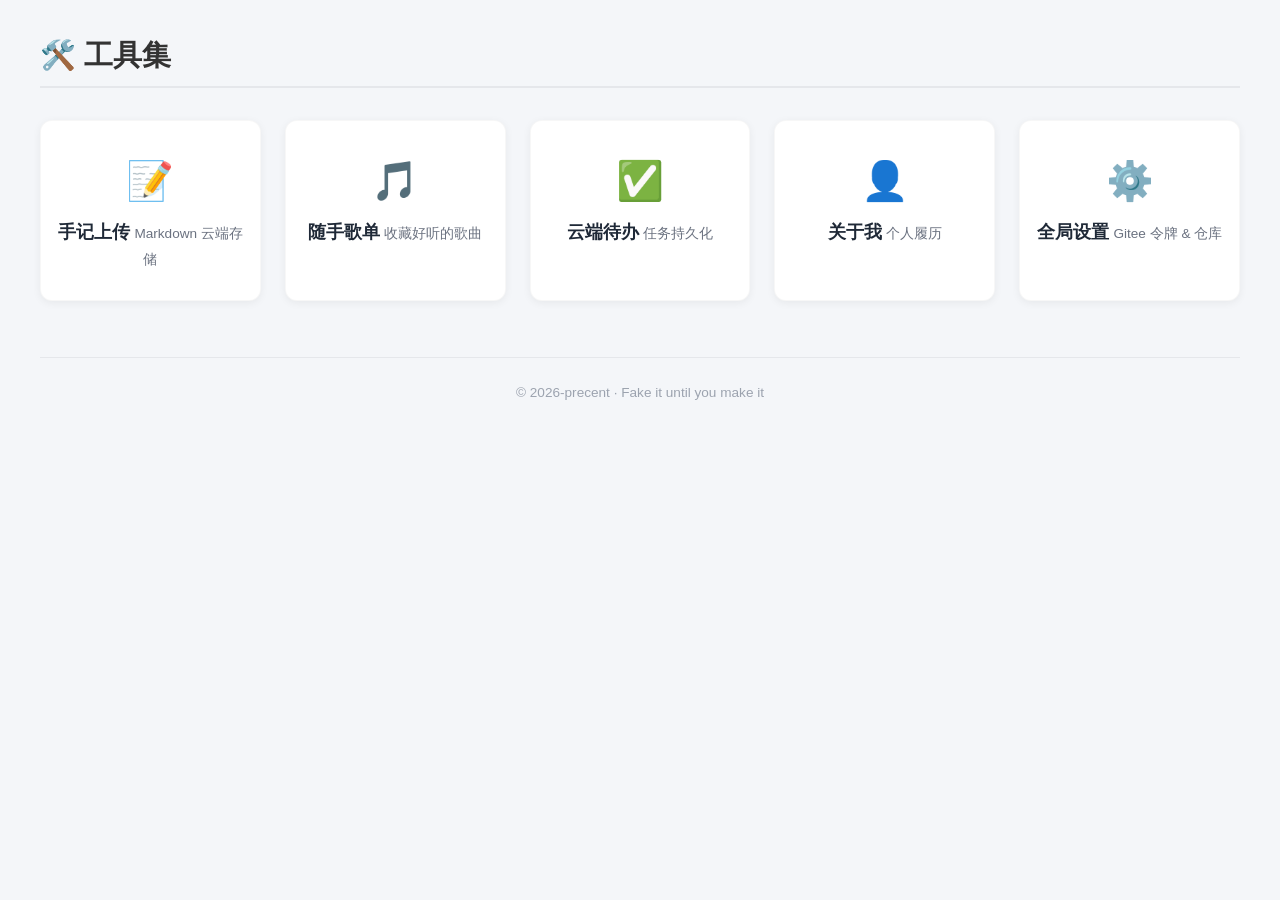
<file: index.html>
<!DOCTYPE html>
<html lang="zh-CN">
<head>
    <meta charset="UTF-8">
    <meta name="viewport" content="width=device-width, initial-scale=1.0">
    <title>个人静态工具集</title>
    <link rel="stylesheet" href="css/style.css">
</head>
<body>
<div class="container">
    <div class="page-header">
        <h1>🛠️ 工具集</h1>
    </div>

    <div class="tool-grid">
        <a href="noteUpload.html" class="tool-card">
            <span class="icon">📝</span>
            <span class="title">手记上传</span>
            <span class="desc">Markdown 云端存储</span>
        </a>
        <a href="songList.html" class="tool-card">
            <span class="icon">🎵</span>
            <span class="title">随手歌单</span>
            <span class="desc">收藏好听的歌曲</span>
        </a>
        <a href="todoList.html" class="tool-card">
            <span class="icon">✅</span>
            <span class="title">云端待办</span>
            <span class="desc">任务持久化</span>
        </a>
        <a href="about.html" class="tool-card">
            <span class="icon">👤</span>
            <span class="title">关于我</span>
            <span class="desc">个人履历</span>
        </a>
        <!-- 全局设置卡片，样式完全一致 -->
        <a href="settings.html" class="tool-card">
            <span class="icon">⚙️</span>
            <span class="title">全局设置</span>
            <span class="desc">Gitee 令牌 & 仓库</span>
        </a>
    </div>

    <div class="footer">
        <p>© 2026-precent · Fake it until you make it</p>
    </div>
</div>
</body>
</html>
</file>
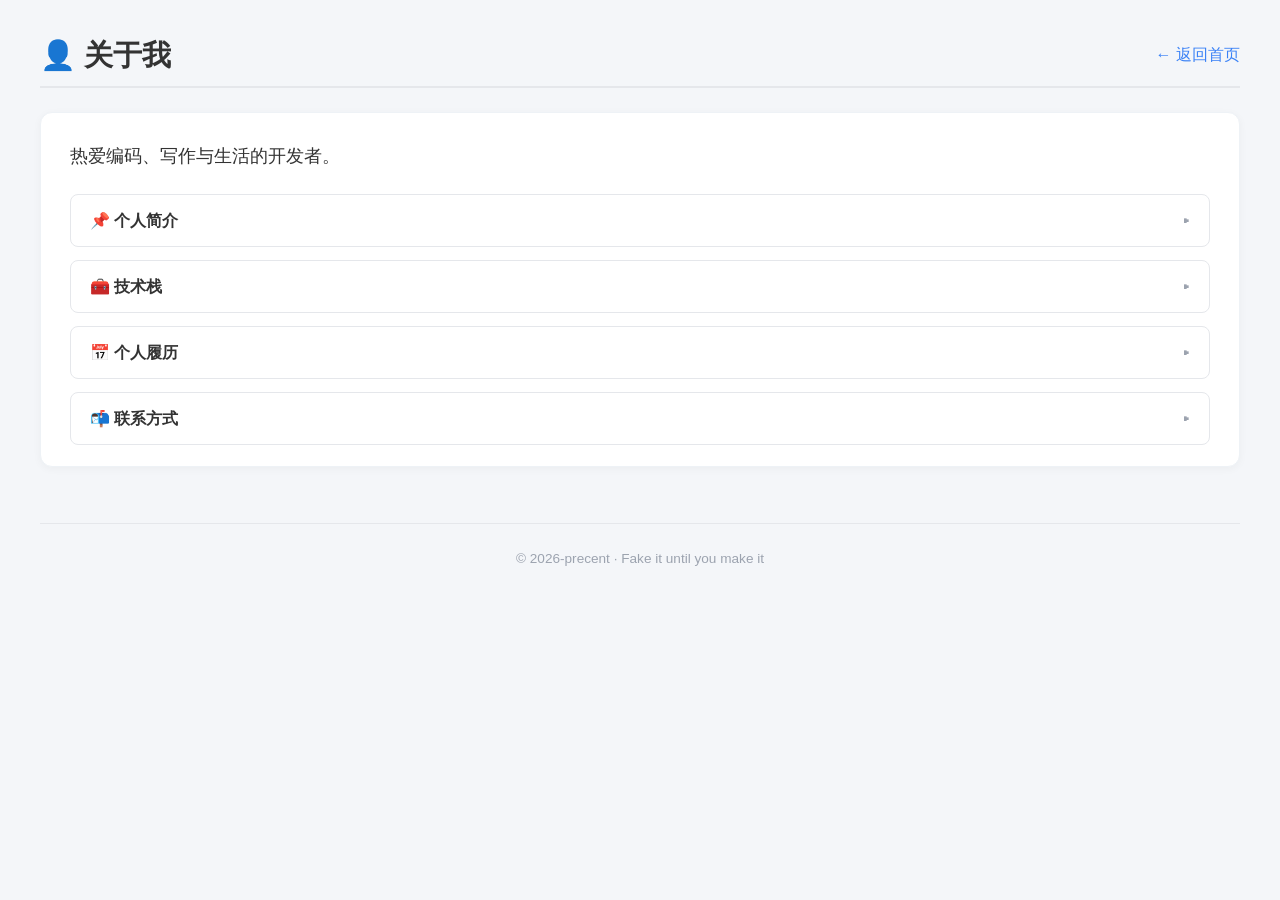
<file: about.html>
<!DOCTYPE html>
<html lang="zh-CN">
<head>
    <meta charset="UTF-8">
    <meta name="viewport" content="width=device-width, initial-scale=1.0">
    <title>关于我</title>
    <link rel="stylesheet" href="css/style.css">
</head>
<body>
<div class="container">
    <div class="page-header">
        <h1>👤 关于我</h1>
        <a href="index.html" class="back-link">← 返回首页</a>
    </div>

    <div class="panel" style="padding-bottom:0.5rem;">
        <p style="font-size:1.1rem; margin-bottom:1.5rem;">热爱编码、写作与生活的开发者。</p>

        <details>
            <summary>📌 个人简介</summary>
            <div class="content">
                <p>全栈开发者，多年互联网从业经验。热衷于开源、效率工具与知识管理。</p>
            </div>
        </details>

        <details>
            <summary>🧰 技术栈</summary>
            <div class="content">
                <ul>
                    <li>前端：JavaScript / React / Vue</li>
                    <li>后端：Java / Node.js</li>
                    <li>数据库：MySQL / ClickHouse</li>
                    <li>运维：Linux / Nginx</li>
                </ul>
            </div>
        </details>

        <details>
            <summary>📅 个人履历</summary>
            <div class="content">
                <ul>
                    <li><strong>2020.12 - 至今    </strong> · 某科技公司 技术负责人</li>
                    <li><strong>2017.06 - 2020.12</strong> · 某科技公司 高级开发工程师</li>
                </ul>
            </div>
        </details>

        <details>
            <summary>📬 联系方式</summary>
            <div class="content">
<!--                <p>GitHub: <a href="https://github.com/lishijie-me" target="_blank">lishijie-me</a></p>-->
<!--                <p>Gitee: <a href="https://gitee.com/lishijie-me" target="_blank">lishijie-me</a></p>-->
                <p>📧 邮箱: 2424782003@qq.com</p>
            </div>
        </details>
    </div>

    <div class="footer"><p>© 2026-precent · Fake it until you make it</p></div>
</div>
<script src="js/about.js"></script>
</body>
</html>
</file>
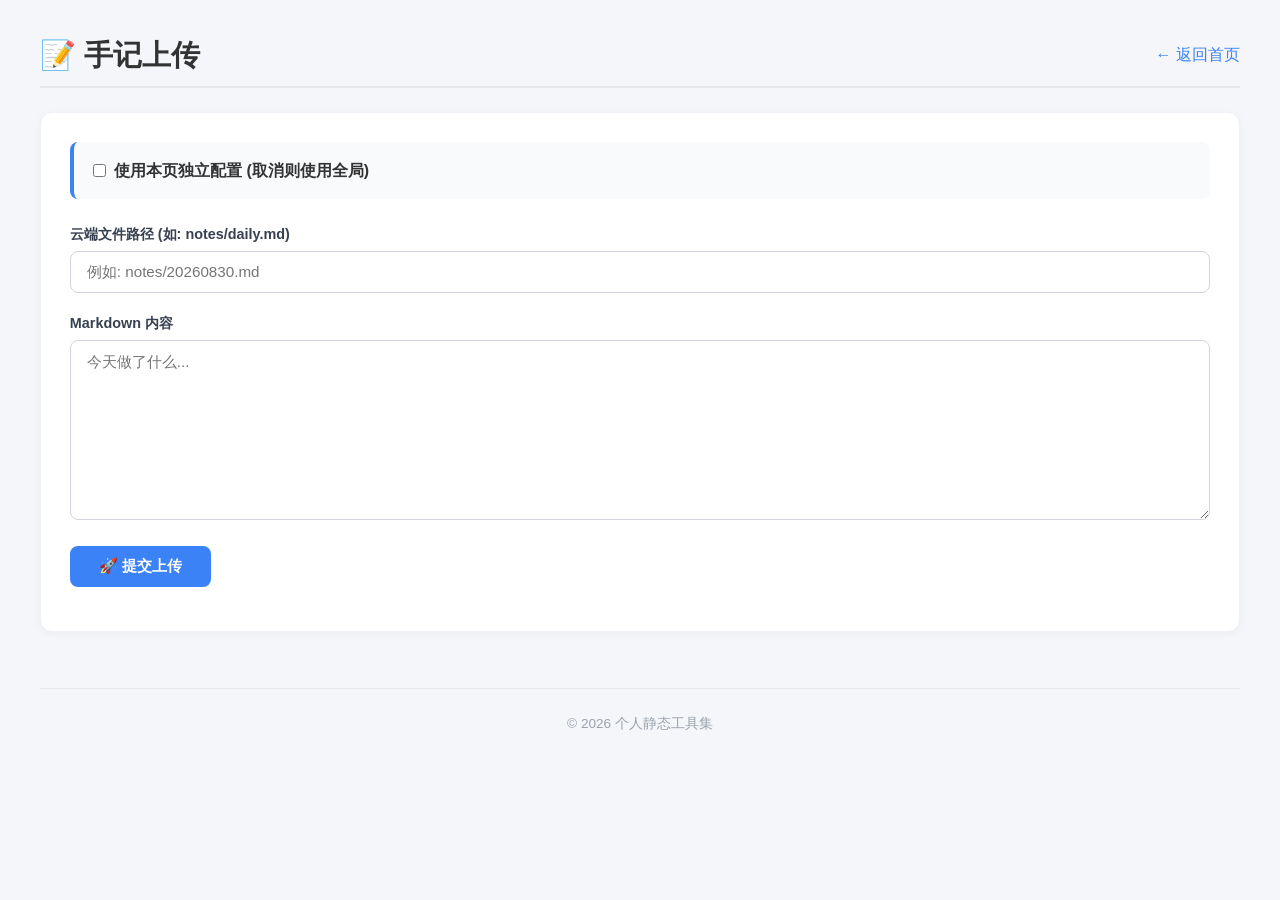
<file: noteUpload.html>
<!DOCTYPE html>
<html lang="zh-CN">
<head>
    <meta charset="UTF-8">
    <meta name="viewport" content="width=device-width, initial-scale=1.0">
    <title>手记上传</title>
    <link rel="stylesheet" href="css/style.css">
</head>
<body>
<div class="container">
    <div class="page-header">
        <h1>📝 手记上传</h1>
        <a href="index.html" class="back-link">← 返回首页</a>
    </div>

    <div class="panel">
        <!-- 双模式切换 -->
        <div class="config-toggle-area">
            <label>
                <input type="checkbox" id="useIndependentConfig"> 使用本页独立配置 (取消则使用全局)
            </label>
            <div class="independent-config" id="independentConfigArea">
                <div class="form-group">
                    <label>Token</label>
                    <input type="password" id="localToken" placeholder="独立令牌">
                </div>
                <div class="form-group">
                    <label>Owner</label>
                    <input type="text" id="localOwner" placeholder="独立所有者">
                </div>
                <div class="form-group">
                    <label>Repo</label>
                    <input type="text" id="localRepo" placeholder="独立仓库">
                </div>
            </div>
        </div>

        <div class="form-group">
            <label>云端文件路径 (如: notes/daily.md)</label>
            <input type="text" id="filePath" placeholder="例如: notes/20260830.md">
        </div>
        <div class="form-group">
            <label>Markdown 内容</label>
            <textarea id="markdownContent" placeholder="今天做了什么..."></textarea>
        </div>

        <button class="btn" id="uploadBtn">🚀 提交上传</button>
        <div id="uploadMsg" style="margin-top: 1rem;"></div>
    </div>

    <div class="footer"><p>© 2026 个人静态工具集</p></div>
</div>

<script src="js/giteeApi.js"></script>
<script src="js/configHelper.js"></script>
<script src="js/noteUpload.js"></script>
</body>
</html>
</file>
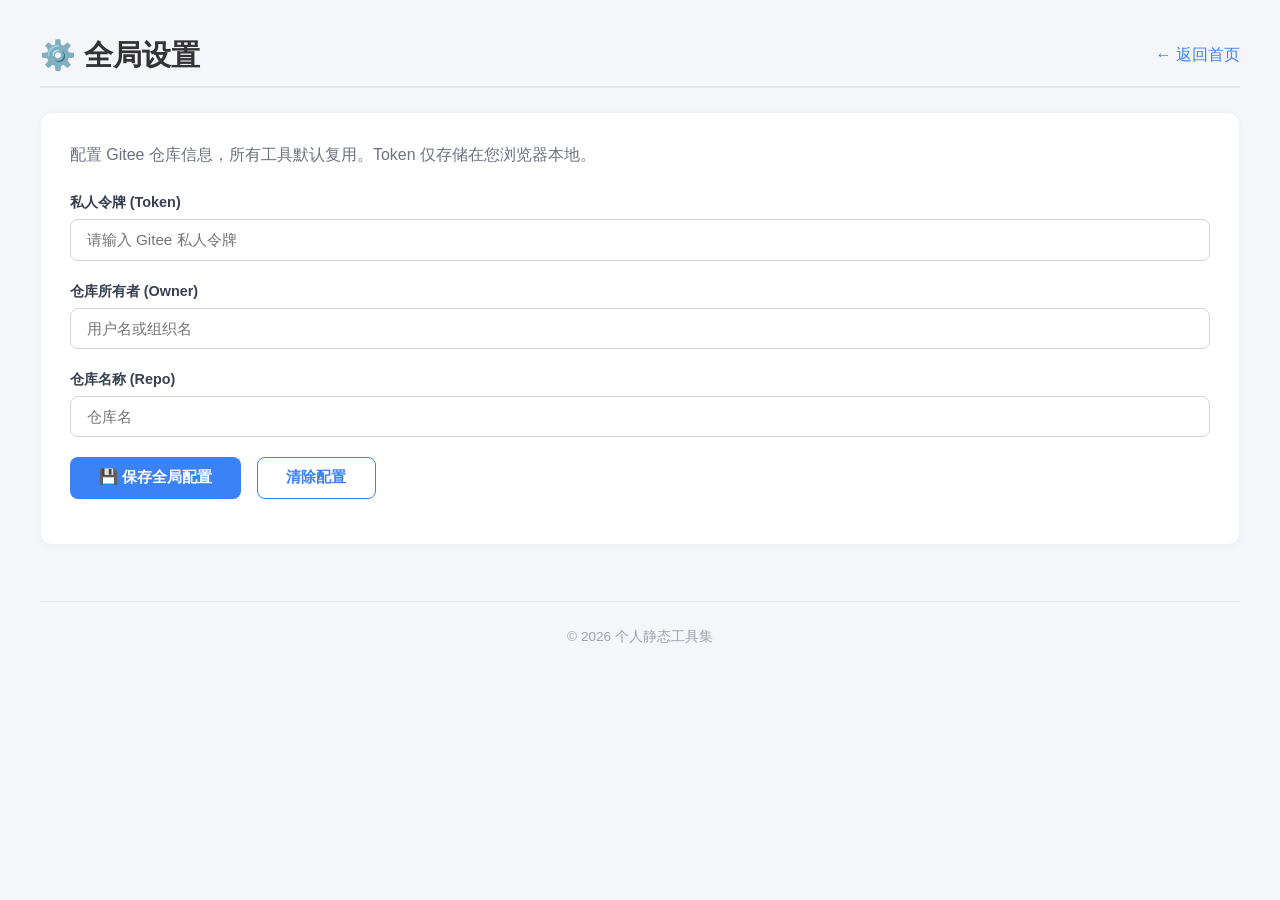
<file: settings.html>
<!DOCTYPE html>
<html lang="zh-CN">
<head>
    <meta charset="UTF-8">
    <meta name="viewport" content="width=device-width, initial-scale=1.0">
    <title>全局设置</title>
    <link rel="stylesheet" href="css/style.css">
</head>
<body>
<div class="container">
    <div class="page-header">
        <h1>⚙️ 全局设置</h1>
        <a href="index.html" class="back-link">← 返回首页</a>
    </div>

    <div class="panel">
        <p style="color: #6b7280; margin-bottom: 1.5rem;">配置 Gitee 仓库信息，所有工具默认复用。Token 仅存储在您浏览器本地。</p>

        <div class="form-group">
            <label>私人令牌 (Token)</label>
            <input type="password" id="globalToken" placeholder="请输入 Gitee 私人令牌">
        </div>
        <div class="form-group">
            <label>仓库所有者 (Owner)</label>
            <input type="text" id="globalOwner" placeholder="用户名或组织名">
        </div>
        <div class="form-group">
            <label>仓库名称 (Repo)</label>
            <input type="text" id="globalRepo" placeholder="仓库名">
        </div>

        <div style="display: flex; gap: 1rem; flex-wrap: wrap;">
            <button class="btn" id="saveGlobalBtn">💾 保存全局配置</button>
            <button class="btn btn-outline" id="clearGlobalBtn">清除配置</button>
        </div>
        <div id="settingsMsg" style="margin-top: 1rem; font-weight: 500;"></div>
    </div>

    <div class="footer">
        <p>© 2026 个人静态工具集</p>
    </div>
</div>

<script src="js/configHelper.js"></script>
<script src="js/settings.js"></script>
</body>
</html>
</file>
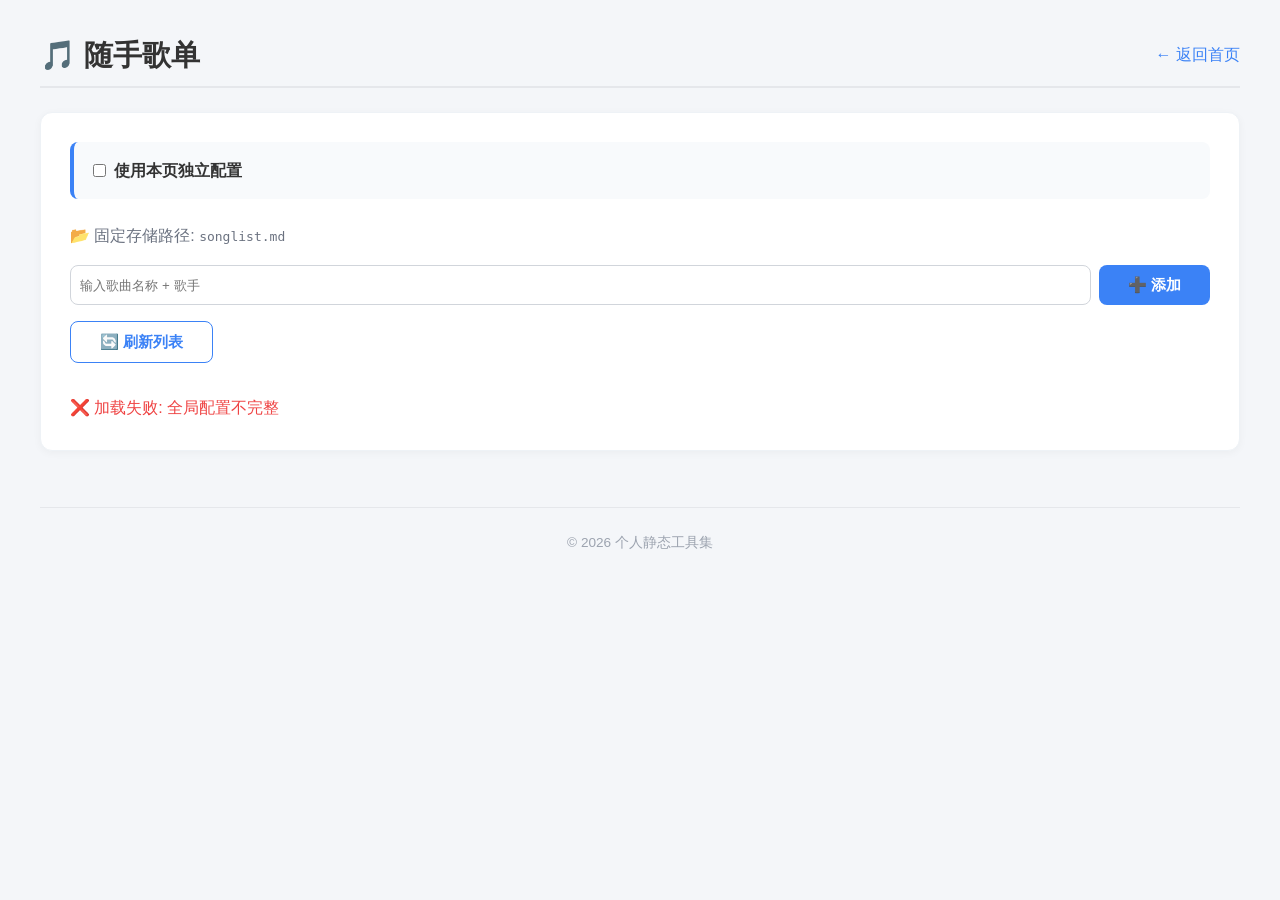
<file: songList.html>
<!DOCTYPE html>
<html lang="zh-CN">
<head>
    <meta charset="UTF-8">
    <meta name="viewport" content="width=device-width, initial-scale=1.0">
    <title>随手歌单</title>
    <link rel="stylesheet" href="css/style.css">
</head>
<body>
<div class="container">
    <div class="page-header">
        <h1>🎵 随手歌单</h1>
        <a href="index.html" class="back-link">← 返回首页</a>
    </div>

    <div class="panel">
        <div class="config-toggle-area">
            <label>
                <input type="checkbox" id="useIndependentConfig"> 使用本页独立配置
            </label>
            <div class="independent-config" id="independentConfigArea">
                <div class="form-group"><label>Token</label><input type="password" id="localToken"></div>
                <div class="form-group"><label>Owner</label><input type="text" id="localOwner"></div>
                <div class="form-group"><label>Repo</label><input type="text" id="localRepo"></div>
            </div>
        </div>

        <p style="color: #6b7280; margin-bottom: 1rem;">📂 固定存储路径: <code>songlist.md</code></p>

        <div style="display: flex; gap: 0.5rem; margin-bottom: 1rem;">
            <input type="text" id="songInput" placeholder="输入歌曲名称 + 歌手" style="flex:1; padding:0.6rem; border:1px solid #d1d5db; border-radius:8px;">
            <button class="btn" id="addSongBtn">➕ 添加</button>
        </div>

        <button class="btn btn-outline" id="refreshListBtn" style="margin-bottom:1rem;">🔄 刷新列表</button>

        <div id="songListContainer">
            <!-- 动态渲染列表 -->
        </div>
        <div id="songMsg" style="margin-top: 1rem;"></div>
    </div>
    <div class="footer"><p>© 2026 个人静态工具集</p></div>
</div>

<script src="js/giteeApi.js"></script>
<script src="js/configHelper.js"></script>
<script src="js/songList.js"></script>
</body>
</html>
</file>
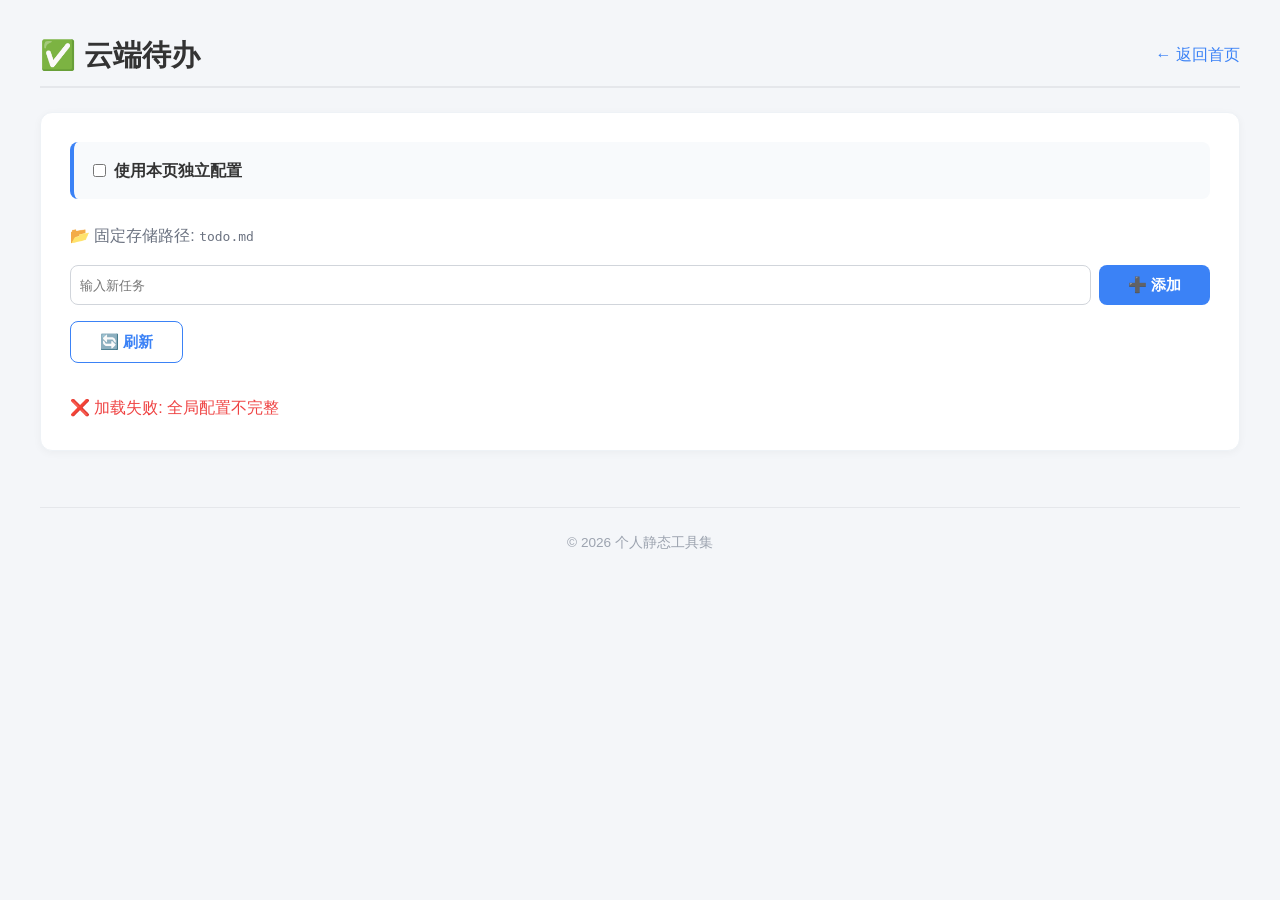
<file: todoList.html>
<!DOCTYPE html>
<html lang="zh-CN">
<head>
    <meta charset="UTF-8">
    <meta name="viewport" content="width=device-width, initial-scale=1.0">
    <title>云端待办</title>
    <link rel="stylesheet" href="css/style.css">
</head>
<body>
<div class="container">
    <div class="page-header">
        <h1>✅ 云端待办</h1>
        <a href="index.html" class="back-link">← 返回首页</a>
    </div>

    <div class="panel">
        <div class="config-toggle-area">
            <label><input type="checkbox" id="useIndependentConfig"> 使用本页独立配置</label>
            <div class="independent-config" id="independentConfigArea">
                <div class="form-group"><label>Token</label><input type="password" id="localToken"></div>
                <div class="form-group"><label>Owner</label><input type="text" id="localOwner"></div>
                <div class="form-group"><label>Repo</label><input type="text" id="localRepo"></div>
            </div>
        </div>
        <p style="color: #6b7280; margin-bottom: 1rem;">📂 固定存储路径: <code>todo.md</code></p>

        <div style="display: flex; gap: 0.5rem; margin-bottom: 1rem;">
            <input type="text" id="todoInput" placeholder="输入新任务" style="flex:1; padding:0.6rem; border:1px solid #d1d5db; border-radius:8px;">
            <button class="btn" id="addTodoBtn">➕ 添加</button>
        </div>
        <button class="btn btn-outline" id="refreshTodoBtn" style="margin-bottom:1rem;">🔄 刷新</button>
        <div id="todoListContainer"></div>
        <div id="todoMsg" style="margin-top:1rem;"></div>
    </div>
    <div class="footer"><p>© 2026 个人静态工具集</p></div>
</div>

<script src="js/giteeApi.js"></script>
<script src="js/configHelper.js"></script>
<script src="js/todoList.js"></script>
</body>
</html>
</file>
<file: css/style.css>
/* css/style.css */
* {
    margin: 0;
    padding: 0;
    box-sizing: border-box;
}

body {
    font-family: -apple-system, BlinkMacSystemFont, "Segoe UI", Roboto, "Helvetica Neue", Arial, sans-serif;
    background: #f4f6f9;
    color: #333;
    line-height: 1.6;
    padding: 2rem 1rem;
}

.container {
    max-width: 1200px;
    margin: 0 auto;
}

/* ----- 统一导航卡片 (tool-card) ----- */
.tool-grid {
    display: grid;
    grid-template-columns: repeat(auto-fill, minmax(200px, 1fr));
    gap: 1.5rem;
    margin: 2rem 0;
}

.tool-card {
    display: block;
    background: #ffffff;
    padding: 1.8rem 1rem;
    border-radius: 12px;
    box-shadow: 0 2px 8px rgba(0, 0, 0, 0.06);
    text-decoration: none;
    color: #1f2937;
    text-align: center;
    transition: transform 0.2s ease, box-shadow 0.2s ease;
    border: 1px solid rgba(0,0,0,0.03);
}

.tool-card:hover {
    transform: translateY(-5px);
    box-shadow: 0 12px 28px rgba(0, 0, 0, 0.08);
}

.tool-card .icon {
    font-size: 2.4rem;
    display: block;
    margin-bottom: 0.4rem;
}

.tool-card .title {
    font-size: 1.1rem;
    font-weight: 600;
    margin: 0.4rem 0 0.2rem;
}

.tool-card .desc {
    font-size: 0.85rem;
    color: #6b7280;
}

/* ----- 页面通用标题 & 卡片容器 ----- */
.page-header {
    display: flex;
    justify-content: space-between;
    align-items: center;
    flex-wrap: wrap;
    margin-bottom: 1.5rem;
    padding-bottom: 0.5rem;
    border-bottom: 2px solid #e5e7eb;
}

.page-header h1 {
    font-size: 1.8rem;
    font-weight: 700;
}

.back-link {
    color: #3b82f6;
    text-decoration: none;
    font-weight: 500;
}
.back-link:hover { text-decoration: underline; }

.panel {
    background: #fff;
    border-radius: 12px;
    padding: 1.8rem;
    margin-bottom: 2rem;
    box-shadow: 0 2px 8px rgba(0,0,0,0.04);
    border: 1px solid #eef2f6;
}

/* ----- 表单控件 ----- */
.form-group {
    margin-bottom: 1.2rem;
}
.form-group label {
    display: block;
    font-weight: 600;
    font-size: 0.9rem;
    margin-bottom: 0.3rem;
    color: #374151;
}
.form-group input,
.form-group textarea {
    width: 100%;
    padding: 0.7rem 1rem;
    border: 1px solid #d1d5db;
    border-radius: 8px;
    font-size: 0.95rem;
    transition: 0.2s;
    font-family: inherit;
}
.form-group input:focus,
.form-group textarea:focus {
    outline: none;
    border-color: #3b82f6;
    box-shadow: 0 0 0 3px rgba(59, 130, 246, 0.2);
}
.form-group textarea {
    min-height: 180px;
    resize: vertical;
}

.btn {
    display: inline-block;
    background: #3b82f6;
    color: #fff;
    padding: 0.6rem 1.8rem;
    border: none;
    border-radius: 8px;
    font-weight: 600;
    cursor: pointer;
    font-size: 0.95rem;
    transition: 0.2s;
}
.btn:hover { background: #2563eb; }
.btn:disabled { opacity: 0.6; cursor: not-allowed; }
.btn-danger { background: #ef4444; }
.btn-danger:hover { background: #dc2626; }
.btn-outline { background: transparent; color: #3b82f6; border: 1px solid #3b82f6; }
.btn-outline:hover { background: #eff6ff; }

/* ----- 歌单/待办列表项 (修复换行错位) ----- */
.todo-item, .song-item {
    display: flex;
    align-items: flex-start;
    gap: 0.8rem;
    padding: 0.6rem 0.8rem;
    background: #f9fafb;
    border-radius: 8px;
    margin-bottom: 0.4rem;
    border: 1px solid #f3f4f6;
}
.todo-item input[type="checkbox"],
.song-item input[type="checkbox"] {
    margin-top: 0.2rem;
    width: 18px;
    height: 18px;
    flex-shrink: 0;
    cursor: pointer;
}
.todo-item .text,
.song-item .text {
    flex: 1;
    word-break: break-word;
    line-height: 1.5;
}
.todo-item .del-btn,
.song-item .del-btn {
    background: none;
    border: none;
    color: #9ca3af;
    cursor: pointer;
    font-size: 1.2rem;
    padding: 0 0.2rem;
    flex-shrink: 0;
}
.todo-item .del-btn:hover { color: #ef4444; }
.todo-item.done .text { text-decoration: line-through; color: #9ca3af; }

/* ----- 独立配置切换区域 (双模式) ----- */
.config-toggle-area {
    background: #f8fafc;
    padding: 1rem 1.2rem;
    border-radius: 8px;
    margin-bottom: 1.5rem;
    border-left: 4px solid #3b82f6;
}
.config-toggle-area label {
    display: flex;
    align-items: center;
    gap: 0.5rem;
    font-weight: 600;
    cursor: pointer;
}
.independent-config {
    margin-top: 1rem;
    padding-top: 1rem;
    border-top: 1px dashed #d1d5db;
    display: none; /* 默认隐藏 */
}
.independent-config.active {
    display: block;
}

/* ----- 关于页折叠 (details/summary) ----- */
details {
    background: #fff;
    border-radius: 8px;
    margin-bottom: 0.8rem;
    border: 1px solid #e5e7eb;
}
details summary {
    padding: 0.8rem 1.2rem;
    font-weight: 600;
    cursor: pointer;
    list-style: none;
    display: flex;
    justify-content: space-between;
}
details summary::-webkit-details-marker { display: none; }
details summary::after { content: "▸"; color: #9ca3af; }
details[open] summary::after { content: "▾"; }
details .content {
    padding: 0.2rem 1.2rem 1.2rem;
    border-top: 1px solid #f3f4f6;
}
details .content ul { padding-left: 1.5rem; }

/* ----- Footer ----- */
.footer {
    text-align: center;
    margin-top: 3.5rem;
    padding-top: 1.5rem;
    border-top: 1px solid #e5e7eb;
    color: #9ca3af;
    font-size: 0.85rem;
}

/* 响应式 */
@media (max-width: 640px) {
    body { padding: 1rem; }
    .tool-grid { grid-template-columns: repeat(2, 1fr); gap: 1rem; }
    .panel { padding: 1.2rem; }
}
</file>
